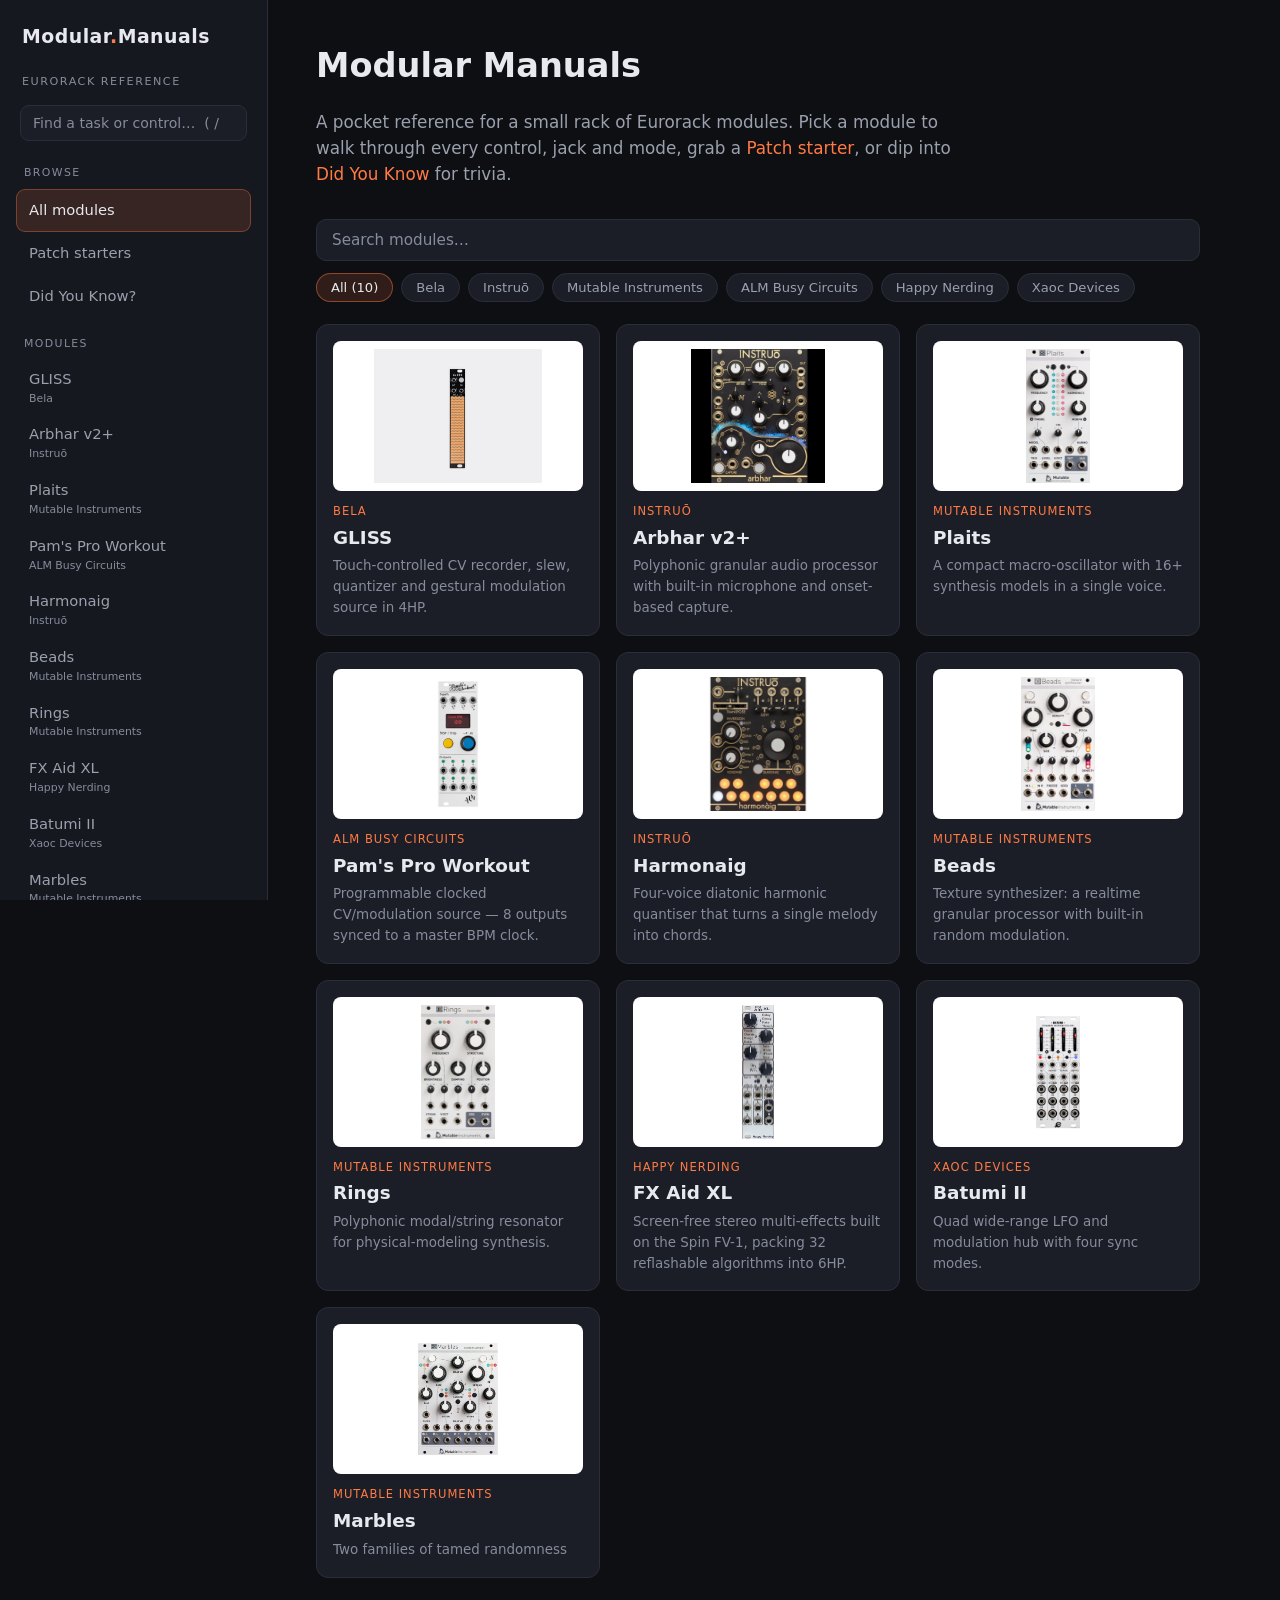
<file: index.html>
<!DOCTYPE html>
<html lang="en">
<head>
  <meta charset="UTF-8">
  <meta name="viewport" content="width=device-width, initial-scale=1.0">
  <title>Modular Manuals</title>
  <meta name="description" content="Quick-reference cards for a small Eurorack rack — GLISS, Arbhar, Plaits, Pam's Pro Workout, Harmonaig, Beads, Rings and FX Aid XL. Self-contained how-tos, control references and trivia.">
  <meta name="theme-color" content="#0e0f13">
  <meta property="og:type" content="website">
  <meta property="og:title" content="Modular Manuals">
  <meta property="og:description" content="Quick-reference Eurorack cards: how to do X on GLISS, Arbhar, Plaits, Pam's Pro, Harmonaig, Beads, Rings and FX Aid XL.">
  <meta property="og:url" content="https://loupv.github.io/ModularManuals/">
  <meta property="og:image" content="https://loupv.github.io/ModularManuals/images/arbhar.jpg">
  <link rel="canonical" href="https://loupv.github.io/ModularManuals/">
  <meta name="twitter:card" content="summary_large_image">
  <link rel="stylesheet" href="css/style.css?v=38">
</head>
<body>
  <a class="skip-link" href="#content">Skip to content</a>
  <div class="app">
    <aside class="sidebar" aria-label="Primary">
      <div class="brand">
        <h1>Modular<span class="dot">.</span>Manuals</h1>
      </div>
      <p class="subtitle">Eurorack reference</p>

      <div class="search-box">
        <label class="visually-hidden" for="global-search">Search tasks, controls and sections</label>
        <input id="global-search" type="search" placeholder="Find a task or control…  ( / )" autocomplete="off">
        <div id="search-results" role="region" aria-label="Search results" aria-live="polite"></div>
      </div>

      <nav class="nav-block" aria-label="Browse">
        <div class="nav-label">Browse</div>
        <a class="nav-item" data-route="#/">All modules</a>
        <a class="nav-item" data-route="#/patches">Patch starters</a>
        <a class="nav-item" data-route="#/did-you-know">Did You Know?</a>
      </nav>

      <nav class="nav-block" aria-label="Modules">
        <div class="nav-label">Modules</div>
        <div id="module-nav"></div>
      </nav>
    </aside>

    <main class="content" id="content" tabindex="-1">
      <noscript>
        <h1>Modular Manuals</h1>
        <p>An interactive Eurorack module reference. Enable JavaScript to browse the manuals for
        GLISS (Bela), Arbhar v2+ (Instruō), Plaits (Mutable Instruments), Pam's Pro Workout (ALM),
        Harmonaig (Instruō), Beads and Rings (Mutable Instruments), FX Aid XL (Happy Nerding),
        Batumi II (Xaoc Devices) and Marbles (Mutable Instruments).</p>
      </noscript>
    </main>
  </div>

  <script src="js/data.js?v=38"></script>
  <script src="js/app.js?v=38"></script>
</body>
</html>
</file>
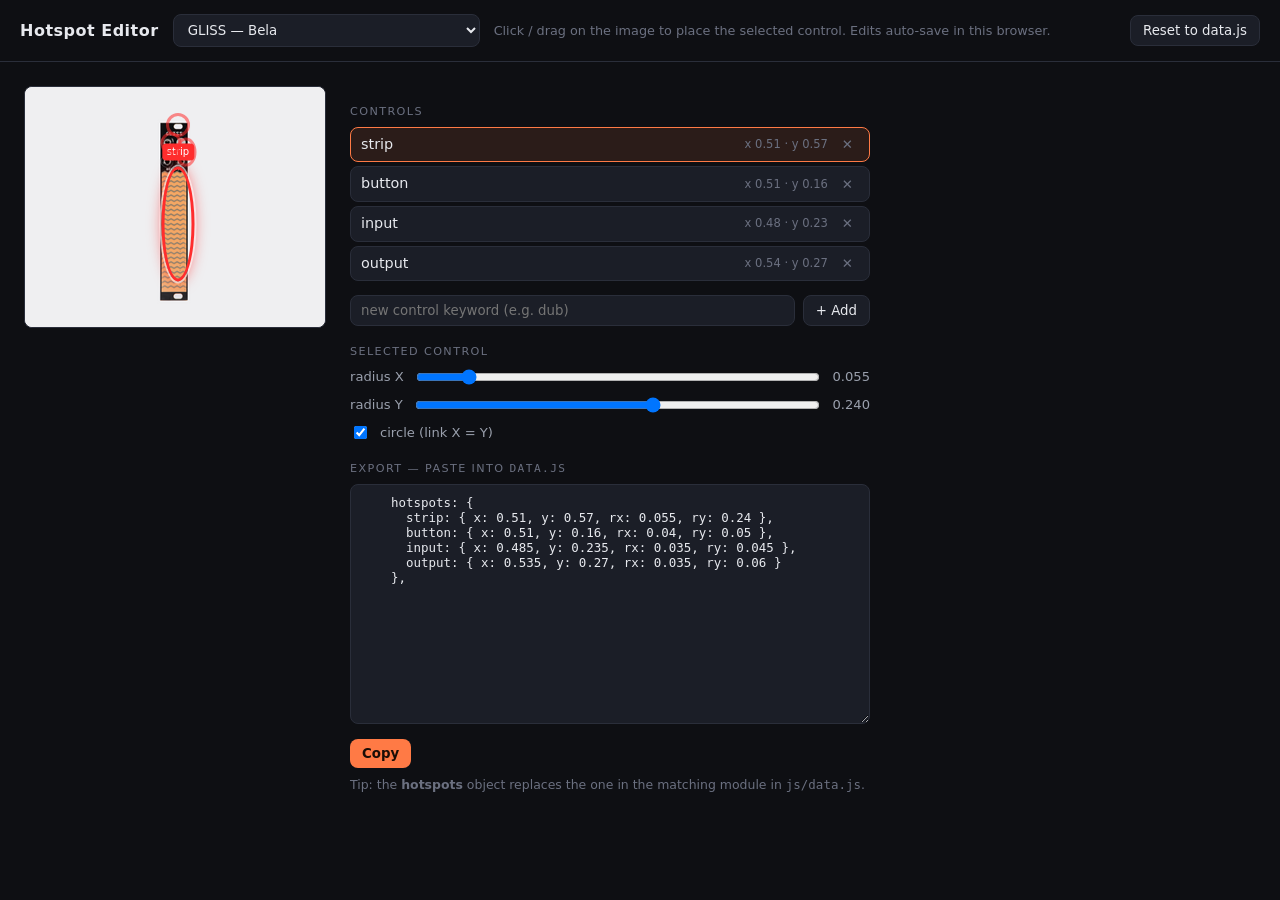
<file: editor.html>
<!DOCTYPE html>
<html lang="en">
<head>
<meta charset="UTF-8">
<meta name="viewport" content="width=device-width, initial-scale=1.0">
<title>Hotspot Editor · Modular Manuals</title>
<style>
  :root{--bg:#0e0f13;--elev:#16181f;--card:#1b1e27;--border:#2a2e3a;--text:#e7e9ee;--dim:#9aa0ad;--faint:#6b7080;--accent:#ff7a45;}
  *{box-sizing:border-box}
  body{margin:0;background:var(--bg);color:var(--text);font-family:"Inter",system-ui,sans-serif;line-height:1.5}
  header{padding:14px 20px;border-bottom:1px solid var(--border);display:flex;gap:14px;align-items:center;flex-wrap:wrap}
  header h1{font-size:1rem;margin:0;letter-spacing:.5px}
  header .hint{color:var(--faint);font-size:.8rem}
  select,button,input{font-family:inherit}
  select{background:var(--card);color:var(--text);border:1px solid var(--border);border-radius:8px;padding:7px 10px}
  button{background:var(--card);color:var(--text);border:1px solid var(--border);border-radius:8px;padding:7px 12px;cursor:pointer}
  button:hover{border-color:var(--accent)}
  button.primary{background:var(--accent);color:#1a0d06;border:none;font-weight:600}
  main{display:flex;gap:24px;padding:24px;align-items:flex-start;flex-wrap:wrap}
  .stage{flex:0 0 auto}
  .imgwrap{position:relative;display:inline-block;background:#fff;border-radius:8px;border:1px solid var(--border);user-select:none;touch-action:none}
  .imgwrap img{display:block;border-radius:8px;max-width:520px;max-height:78vh;width:auto;height:auto}
  .ring{position:absolute;transform:translate(-50%,-50%);border:3px solid rgba(255,45,45,.55);border-radius:50%;box-sizing:border-box;cursor:grab}
  .ring.sel{border-color:#ff2d2d;box-shadow:0 0 0 2px rgba(255,255,255,.6),0 0 14px rgba(255,45,45,.6)}
  .ring .tag{position:absolute;top:-9px;left:50%;transform:translate(-50%,-100%);background:#ff2d2d;color:#fff;font-size:10px;padding:1px 5px;border-radius:4px;white-space:nowrap}
  .panel{flex:1;min-width:300px;max-width:520px}
  .row{display:flex;gap:8px;align-items:center;margin-bottom:8px;flex-wrap:wrap}
  .keys{display:flex;flex-direction:column;gap:4px;margin:6px 0 14px}
  .key{display:flex;align-items:center;gap:8px;padding:6px 10px;border:1px solid var(--border);border-radius:8px;background:var(--card);cursor:pointer}
  .key.sel{border-color:var(--accent);background:rgba(255,122,69,.12)}
  .key .name{flex:1;font-size:.9rem}
  .key .coords{font-size:.72rem;color:var(--faint);font-variant-numeric:tabular-nums}
  .key .del{color:var(--faint);border:none;background:none;padding:2px 6px}
  .key .del:hover{color:#ff5555}
  label.fld{display:flex;align-items:center;gap:10px;font-size:.82rem;color:var(--dim);margin-bottom:8px}
  label.fld input[type=range]{flex:1}
  textarea{width:100%;height:240px;background:var(--card);color:var(--text);border:1px solid var(--border);border-radius:8px;padding:10px;font-family:ui-monospace,Menlo,monospace;font-size:.78rem}
  .sec-title{font-size:.7rem;text-transform:uppercase;letter-spacing:1.4px;color:var(--faint);margin:18px 0 6px}
  .note{color:var(--faint);font-size:.78rem;margin-top:6px}
</style>
</head>
<body>
<header>
  <h1>Hotspot Editor</h1>
  <select id="mod"></select>
  <span class="hint">Click / drag on the image to place the selected control. Edits auto-save in this browser.</span>
  <span style="flex:1"></span>
  <button id="reset">Reset to data.js</button>
</header>
<main>
  <div class="stage">
    <div class="imgwrap" id="imgwrap"><img id="img" alt="panel"><!-- rings injected --></div>
  </div>
  <div class="panel">
    <div class="sec-title">Controls</div>
    <div class="keys" id="keys"></div>
    <div class="row">
      <input id="newkey" placeholder="new control keyword (e.g. dub)" style="flex:1;background:var(--card);color:var(--text);border:1px solid var(--border);border-radius:8px;padding:7px 10px">
      <button id="add">+ Add</button>
    </div>

    <div class="sec-title">Selected control</div>
    <label class="fld">radius&nbsp;X <input type="range" id="rx" min="0.01" max="0.4" step="0.005"><span id="rxv"></span></label>
    <label class="fld">radius&nbsp;Y <input type="range" id="ry" min="0.01" max="0.4" step="0.005"><span id="ryv"></span></label>
    <label class="fld"><input type="checkbox" id="link" checked> circle (link X = Y)</label>

    <div class="sec-title">Export — paste into <code>data.js</code></div>
    <textarea id="out" readonly></textarea>
    <div class="row" style="margin-top:8px"><button class="primary" id="copy">Copy</button><span id="copied" class="note"></span></div>
    <div class="note">Tip: the <b>hotspots</b> object replaces the one in the matching module in <code>js/data.js</code>.</div>
  </div>
</main>

<script src="js/data.js"></script>
<script>
const $=(id)=>document.getElementById(id);
let mod=null, hs={}, sel=null;

function lsKey(id){return "hotspots:"+id;}
function loadHotspots(m){
  const saved=localStorage.getItem(lsKey(m.id));
  if(saved){try{return JSON.parse(saved);}catch(e){}}
  // clone from data.js, normalise r -> rx/ry
  const out={};
  Object.entries(m.hotspots||{}).forEach(([k,v])=>{
    out[k]={x:v.x,y:v.y,rx:v.rx!=null?v.rx:v.r,ry:v.ry!=null?v.ry:v.r};
  });
  return out;
}
function save(){localStorage.setItem(lsKey(mod.id),JSON.stringify(hs));renderExport();}

function selectModule(id){
  mod=MODULES.find(m=>m.id===id);
  hs=loadHotspots(mod);
  sel=Object.keys(hs)[0]||null;
  $("img").src=mod.image;
  $("img").onload=drawRings;
  renderKeys();drawRings();renderFields();renderExport();
}

function renderKeys(){
  $("keys").innerHTML=Object.keys(hs).map(k=>{
    const h=hs[k];
    return `<div class="key ${k===sel?'sel':''}" data-k="${k}">
      <span class="name">${k}</span>
      <span class="coords">x ${h.x.toFixed(2)} · y ${h.y.toFixed(2)}</span>
      <button class="del" data-del="${k}" title="delete">✕</button>
    </div>`;
  }).join("")||'<span class="note">No controls yet — add one below.</span>';
}

function drawRings(){
  const wrap=$("imgwrap"), img=$("img");
  [...wrap.querySelectorAll(".ring")].forEach(r=>r.remove());
  const W=img.clientWidth, H=img.clientHeight;
  Object.entries(hs).forEach(([k,h])=>{
    const d=document.createElement("div");
    d.className="ring"+(k===sel?" sel":"");
    const circle=Math.abs(h.rx-h.ry)<0.0005; // a true circle sizes both axes off width
    d.style.left=(h.x*W)+"px";d.style.top=(h.y*H)+"px";
    d.style.width=(h.rx*2*W)+"px";d.style.height=((circle?h.rx*W:h.ry*H)*2)+"px";
    d.dataset.k=k;
    if(k===sel) d.innerHTML='<span class="tag">'+k+'</span>';
    wrap.appendChild(d);
  });
}

function renderFields(){
  const h=hs[sel];
  if(!h){return;}
  $("rx").value=h.rx;$("ry").value=h.ry;$("rxv").textContent=h.rx.toFixed(3);$("ryv").textContent=h.ry.toFixed(3);
}

function renderExport(){
  const lines=Object.entries(hs).map(([k,h])=>{
    const rx=+h.rx.toFixed(3), ry=+h.ry.toFixed(3), x=+h.x.toFixed(3), y=+h.y.toFixed(3);
    const r=Math.abs(rx-ry)<0.0005?`r: ${rx}`:`rx: ${rx}, ry: ${ry}`;
    return `      ${k}: { x: ${x}, y: ${y}, ${r} }`;
  });
  $("out").value="    hotspots: {\n"+lines.join(",\n")+"\n    },";
}

// --- interactions ---
$("mod").addEventListener("change",e=>selectModule(e.target.value));
$("keys").addEventListener("click",e=>{
  const del=e.target.closest("[data-del]");
  if(del){delete hs[del.dataset.del]; if(sel===del.dataset.del) sel=Object.keys(hs)[0]||null; save();renderKeys();drawRings();renderFields();return;}
  const key=e.target.closest("[data-k]");
  if(key){sel=key.dataset.k;renderKeys();drawRings();renderFields();}
});
$("add").addEventListener("click",()=>{
  const k=$("newkey").value.trim().toLowerCase();
  if(!k)return;
  if(!hs[k]) hs[k]={x:0.5,y:0.5,rx:0.06,ry:0.06};
  sel=k;$("newkey").value="";save();renderKeys();drawRings();renderFields();
});
function setRadius(which,val){
  const h=hs[sel];if(!h)return;
  h[which]=parseFloat(val);
  if($("link").checked){h.rx=h.ry=parseFloat(val);}
  save();drawRings();renderFields();
}
$("rx").addEventListener("input",e=>setRadius("rx",e.target.value));
$("ry").addEventListener("input",e=>setRadius("ry",e.target.value));

// click / drag to position selected hotspot
let dragging=false;
function place(e){
  if(!sel)return;
  const img=$("img");const r=img.getBoundingClientRect();
  const cx=(e.touches?e.touches[0].clientX:e.clientX)-r.left;
  const cy=(e.touches?e.touches[0].clientY:e.clientY)-r.top;
  hs[sel].x=Math.min(1,Math.max(0,cx/r.width));
  hs[sel].y=Math.min(1,Math.max(0,cy/r.height));
  drawRings();renderKeys();renderExport();
}
$("imgwrap").addEventListener("mousedown",e=>{
  const ring=e.target.closest(".ring");
  if(ring) sel=ring.dataset.k;
  dragging=true;place(e);renderKeys();
});
window.addEventListener("mousemove",e=>{if(dragging)place(e);});
window.addEventListener("mouseup",()=>{if(dragging){dragging=false;save();}});

$("copy").addEventListener("click",()=>{
  navigator.clipboard.writeText($("out").value).then(()=>{$("copied").textContent="Copied!";setTimeout(()=>$("copied").textContent="",1500);});
});
$("reset").addEventListener("click",()=>{
  localStorage.removeItem(lsKey(mod.id));selectModule(mod.id);
});

// init
$("mod").innerHTML=MODULES.map(m=>`<option value="${m.id}">${m.name} — ${m.manufacturer}</option>`).join("");
const wanted=new URLSearchParams(location.search).get("m");
const startId=(wanted&&MODULES.some(m=>m.id===wanted))?wanted:(MODULES.find(m=>m.hotspots)?.id||MODULES[0].id);
$("mod").value=startId;
selectModule(startId);
window.addEventListener("resize",drawRings);
</script>
</body>
</html>
</file>
<file: css/style.css>
:root {
  --bg: #0e0f13;
  --bg-elev: #16181f;
  --bg-card: #1b1e27;
  --border: #2a2e3a;
  --text: #e7e9ee;
  --text-dim: #9aa0ad;
  --text-faint: #868c9c;
  --accent: #ff7a45;
  --accent-soft: rgba(255, 122, 69, 0.14);
  --green: #4fd08a;
  --blue: #5aa9ff;
  --yellow: #ffd166;
  --purple: #b794ff;
  --radius: 12px;
  --sidebar-w: 268px;
  font-size: 16px;
}

* { box-sizing: border-box; }

body {
  margin: 0;
  background: var(--bg);
  color: var(--text);
  font-family: "Inter", "Segoe UI", system-ui, -apple-system, sans-serif;
  line-height: 1.55;
  -webkit-font-smoothing: antialiased;
}

a { color: var(--accent); text-decoration: none; }
a:hover { text-decoration: underline; }

/* ---------- Layout ---------- */
.app { display: flex; min-height: 100vh; }

.sidebar {
  width: var(--sidebar-w);
  flex-shrink: 0;
  background: var(--bg-elev);
  border-right: 1px solid var(--border);
  padding: 22px 16px;
  position: sticky;
  top: 0;
  height: 100vh;
  overflow-y: auto;
}

.brand { display: flex; align-items: baseline; gap: 8px; margin: 0 6px 22px; }
.brand h1 { font-size: 1.18rem; margin: 0; letter-spacing: 0.5px; }
.brand .dot { color: var(--accent); }
.brand small, .subtitle { color: var(--text-faint); font-size: 0.7rem; text-transform: uppercase; letter-spacing: 1.5px; margin: 0 6px; }

/* ---------- Accessibility ---------- */
.visually-hidden {
  position: absolute; width: 1px; height: 1px; padding: 0; margin: -1px;
  overflow: hidden; clip: rect(0 0 0 0); white-space: nowrap; border: 0;
}
.skip-link {
  position: absolute; left: 8px; top: -48px; z-index: 2000;
  background: var(--accent); color: #1a0d06; padding: 9px 14px; border-radius: 8px;
  font-weight: 600; transition: top 0.15s;
}
.skip-link:focus { top: 8px; text-decoration: none; }
:focus-visible {
  outline: 2px solid var(--accent);
  outline-offset: 2px;
  border-radius: 4px;
}
#content:focus { outline: none; }
.type-model { color: var(--purple); }
.search-count { font-size: 0.7rem; color: var(--text-faint); padding: 2px 4px 6px; }

/* ---------- Sidebar search ---------- */
.search-box { margin: 14px 4px 4px; }
#global-search {
  width: 100%;
  background: var(--bg-card);
  border: 1px solid var(--border);
  border-radius: 9px;
  padding: 9px 12px;
  color: var(--text);
  font-size: 0.88rem;
  font-family: inherit;
}
#global-search::placeholder { color: var(--text-faint); }
#global-search:focus { outline: none; border-color: var(--accent); }
#search-results { margin-top: 6px; display: flex; flex-direction: column; gap: 4px; max-height: 50vh; overflow-y: auto; }
.search-hit {
  display: block;
  padding: 7px 10px;
  border-radius: 8px;
  border: 1px solid var(--border);
  background: var(--bg-card);
  cursor: pointer;
  text-decoration: none;
}
.search-hit:hover { border-color: var(--accent); text-decoration: none; }
.hit-top { display: flex; align-items: center; gap: 6px; margin-bottom: 2px; }
.hit-kind { font-size: 0.58rem; text-transform: uppercase; letter-spacing: 0.6px; font-weight: 700; padding: 1px 5px; border-radius: 4px; }
.hit-task { color: var(--green); border: 1px solid var(--green); }
.hit-control { color: var(--blue); border: 1px solid var(--blue); }
.hit-section { color: var(--text-dim); border: 1px solid var(--border); }
.hit-mod { font-size: 0.66rem; color: var(--text-faint); }
.hit-label { display: block; font-size: 0.85rem; color: var(--text); line-height: 1.35; }
.search-empty { color: var(--text-faint); font-size: 0.82rem; padding: 8px 4px; }

.nav-label {
  font-size: 0.68rem;
  text-transform: uppercase;
  letter-spacing: 1.4px;
  color: var(--text-faint);
  margin: 18px 8px 8px;
}

.nav-item {
  display: block;
  padding: 9px 12px;
  border-radius: 9px;
  color: var(--text-dim);
  cursor: pointer;
  font-size: 0.92rem;
  border: 1px solid transparent;
  transition: background 0.12s, color 0.12s;
}
.nav-item:hover { background: var(--bg-card); color: var(--text); text-decoration: none; }
.nav-item.active { background: var(--accent-soft); color: var(--text); border-color: rgba(255,122,69,0.35); }
.nav-item .mfr { display: block; font-size: 0.72rem; color: var(--text-faint); }
.nav-item.active .mfr { color: var(--accent); }

.content { flex: 1; min-width: 0; padding: 40px 48px 80px; max-width: 980px; }

/* ---------- Module header ---------- */
.module-head { display: flex; gap: 28px; align-items: flex-start; margin-bottom: 28px; flex-wrap: wrap; }
.module-img {
  flex-shrink: 0;
  background: #fff;
  border-radius: var(--radius);
  padding: 10px;
  border: 1px solid var(--border);
  max-width: 220px;
}
.module-img img { display: block; width: 100%; height: auto; border-radius: 4px; }

.module-meta { flex: 1; min-width: 260px; }
.module-meta .mfr { color: var(--accent); font-size: 0.82rem; text-transform: uppercase; letter-spacing: 1.2px; font-weight: 600; }
.module-meta h2 { font-size: 2rem; margin: 4px 0 8px; }
.module-meta .tagline { color: var(--text-dim); font-size: 1.05rem; margin: 0 0 16px; }
.module-meta .overview { color: var(--text-dim); font-size: 0.88rem; line-height: 1.55; max-width: 62ch; margin: 0 0 10px; }

.badges { display: flex; gap: 8px; flex-wrap: wrap; margin: 14px 0; }
.badge { background: var(--bg-card); border: 1px solid var(--border); border-radius: 999px; padding: 4px 12px; font-size: 0.78rem; color: var(--text-dim); }
.badge b { color: var(--text); font-weight: 600; }

.manual-link { display: inline-flex; align-items: center; gap: 6px; margin-top: 6px; font-size: 0.88rem; }

/* ---------- Sections ---------- */
.section-title {
  font-size: 0.74rem;
  text-transform: uppercase;
  letter-spacing: 1.6px;
  color: var(--text-faint);
  margin: 36px 0 16px;
  padding-bottom: 8px;
  border-bottom: 1px solid var(--border);
}

/* ---------- Specs ---------- */
.specs { display: grid; grid-template-columns: repeat(auto-fill, minmax(200px, 1fr)); gap: 10px; }
.spec { background: var(--bg-card); border: 1px solid var(--border); border-radius: 9px; padding: 10px 14px; }
.spec .k { font-size: 0.7rem; text-transform: uppercase; letter-spacing: 1px; color: var(--text-faint); }
.spec .v { font-size: 0.92rem; color: var(--text); margin-top: 2px; }

/* ---------- Block label (shared) ---------- */
.block-label {
  font-size: 0.68rem;
  text-transform: uppercase;
  letter-spacing: 1.4px;
  color: var(--text-faint);
  margin-bottom: 10px;
}

/* ---------- Panel & controls map ---------- */
.controls-map {
  background: var(--bg-elev);
  border: 1px solid var(--border);
  border-radius: var(--radius);
  padding: 18px 20px;
  margin-bottom: 18px;
}
.controls-map-grid { display: flex; gap: 22px; align-items: flex-start; }
.panel-fig {
  margin: 0;
  flex-shrink: 0;
  width: 190px;
  background: #fff;
  border-radius: 10px;
  padding: 8px;
  border: 1px solid var(--border);
}
.panel-fig img { display: block; width: 100%; height: auto; border-radius: 4px; }
.ctrl-chips { display: flex; flex-wrap: wrap; gap: 7px; align-content: flex-start; flex: 1; }
.ctrl-chip {
  display: inline-flex;
  align-items: center;
  gap: 7px;
  background: var(--bg-card);
  border: 1px solid var(--border);
  border-radius: 8px;
  padding: 5px 10px;
  cursor: pointer;
  text-decoration: none;
}
.ctrl-chip:hover { border-color: var(--accent); text-decoration: none; }
.ctrl-chip-name { color: var(--text); font-size: 0.84rem; }
.ctrl-chip .ctrl-type { font-size: 0.58rem; }

/* ---------- Table of contents ---------- */
.toc {
  border: 1px solid var(--border);
  border-radius: var(--radius);
  padding: 18px 20px;
  margin-bottom: 18px;
}
.toc-list {
  margin: 0;
  padding: 0;
  list-style: none;
  columns: 2;
  column-gap: 28px;
}
.toc-list li { margin: 0 0 7px; break-inside: avoid; }
.toc-link {
  color: var(--text-dim);
  font-size: 0.9rem;
  cursor: pointer;
  text-decoration: none;
}
.toc-link:hover { color: var(--accent); }

/* Brief highlight when you jump to a target */
.flash { animation: flash 1.2s ease-out; }
@keyframes flash {
  0% { background: var(--accent-soft); }
  100% { background: transparent; }
}
.ctrl.flash, .func.flash { border-radius: 8px; }

/* ---------- Manual sections ---------- */
.manual-section { margin-bottom: 38px; }
.manual-section-title {
  font-size: 1.32rem;
  margin: 36px 0 6px;
  padding-bottom: 10px;
  border-bottom: 2px solid var(--accent);
  display: inline-block;
}
.section-intro {
  color: var(--text-dim);
  font-size: 0.98rem;
  margin: 10px 0 18px;
  max-width: 70ch;
}

/* Section diagram (from the original manual) */
.section-fig { margin: 0 0 18px; }
.section-fig img {
  display: block;
  width: 100%;
  max-width: 560px;
  height: auto;
  border-radius: 10px;
  border: 1px solid var(--border);
  background: #000;
}
.section-fig figcaption {
  font-size: 0.78rem;
  color: var(--text-faint);
  margin-top: 6px;
}

/* ---------- Control hover preview ---------- */
.hot {
  color: inherit;
  border-bottom: 1px dashed var(--text-faint);
  cursor: help;
}
.hot:hover { border-bottom-color: var(--accent); }
.hot-pop {
  position: fixed;
  z-index: 1000;
  background: var(--bg-elev);
  border: 1px solid var(--border);
  border-radius: 10px;
  padding: 8px;
  box-shadow: 0 10px 34px rgba(0, 0, 0, 0.55);
  pointer-events: none;
}
.hot-pop-inner {
  position: relative;
  width: 200px;
  background: #fff;
  border-radius: 6px;
  overflow: hidden;
}
.hot-pop-inner img { display: block; width: 100%; height: auto; }
.hot-ring {
  position: absolute;
  transform: translate(-50%, -50%);
  border: 3px solid #ff2d2d;
  border-radius: 50%;
  box-shadow: 0 0 0 2px rgba(255, 255, 255, 0.65);
  box-sizing: border-box;
}
.hot-pop-cap {
  text-align: center;
  font-size: 0.74rem;
  color: var(--text-dim);
  margin-top: 6px;
}

/* ---------- Action-first: tasks & explanation ---------- */
.tasks-hint { margin: 4px 0 22px; text-transform: none; letter-spacing: 0; font-size: 0.84rem; }

.manual-section-title { margin-bottom: 12px; }

.tasks { display: flex; flex-direction: column; gap: 4px; }
.task { border-left: 2px solid var(--green); }
.task > summary {
  cursor: pointer;
  list-style: none;
  font-weight: 600;
  font-size: 0.96rem;
  color: var(--text);
  padding: 8px 0 8px 14px;
}
.task > summary::-webkit-details-marker { display: none; }
.task > summary::before { content: "▸"; color: var(--green); display: inline-block; width: 1.1em; margin-left: -0.2em; }
.task[open] > summary::before { content: "▾"; }
.task > summary:hover { color: var(--green); }
.task .howto-steps {
  margin: 0;
  padding: 0 0 12px 38px;
  color: var(--text-dim);
  font-size: 0.92rem;
  line-height: 1.6;
}
.task .howto-steps li { margin-bottom: 6px; }
.task .howto-steps li::marker { color: var(--green); }

.explain { margin-top: 14px; }
.explain > summary {
  cursor: pointer;
  list-style: none;
  font-size: 0.72rem;
  text-transform: uppercase;
  letter-spacing: 1.2px;
  color: var(--text-faint);
  padding: 4px 0;
}
.explain > summary::-webkit-details-marker { display: none; }
.explain > summary::before { content: "+"; display: inline-block; width: 1.1em; color: var(--accent); font-weight: 700; }
.explain[open] > summary::before { content: "–"; }
.explain > summary:hover { color: var(--text-dim); }
.explain-body { padding: 8px 0 2px; }

/* Collapsible specifications */
.specs-details { margin: 36px 0 0; border-top: 1px solid var(--border); padding-top: 14px; }
.specs-details > summary {
  cursor: pointer;
  list-style: none;
  font-size: 0.74rem;
  text-transform: uppercase;
  letter-spacing: 1.6px;
  color: var(--text-faint);
}
.specs-details > summary::-webkit-details-marker { display: none; }
.specs-details > summary::before { content: "+ "; color: var(--accent); }
.specs-details[open] > summary::before { content: "– "; }
.specs-details > summary:hover { color: var(--text-dim); }
.specs-details .specs { margin-top: 14px; }

/* Body prose — the heart of each section */
.section-body {
  color: var(--text-dim);
  font-size: 0.9rem;
  line-height: 1.6;
  margin: 0 0 12px;
  max-width: 70ch;
}

/* Light control reference — no bordered cards, just hairline rows */
.ctrl-list { margin: 22px 0 0; max-width: 74ch; }
.ctrl-list-label {
  font-size: 0.68rem;
  text-transform: uppercase;
  letter-spacing: 1.4px;
  color: var(--text-faint);
  margin-bottom: 4px;
}
.ctrl { padding: 11px 0; border-bottom: 1px solid var(--border); }
.ctrl:last-child { border-bottom: none; }
.ctrl dt { margin: 0 0 2px; display: flex; align-items: baseline; gap: 9px; flex-wrap: wrap; }
.ctrl-name { font-weight: 600; font-size: 0.95rem; color: var(--text); }
.ctrl-type {
  font-size: 0.62rem;
  text-transform: uppercase;
  letter-spacing: 0.7px;
  font-weight: 700;
}
.ctrl dd { margin: 0; color: var(--text-dim); font-size: 0.9rem; line-height: 1.55; }
.ctrl-tip { color: var(--text-faint); font-style: italic; }
.ctrl-tip::before { content: " — "; }

/* How-to walkthroughs — light, only a thin accent rule */
.howto-wrap { display: flex; flex-direction: column; gap: 16px; margin-top: 22px; max-width: 74ch; }
.howto { border-left: 2px solid var(--green); padding: 1px 0 1px 16px; }
.howto-goal { font-weight: 600; font-size: 0.92rem; color: var(--text); margin: 0 0 6px; }
.howto-goal::before { content: "How to · "; color: var(--green); font-weight: 700; }
.howto-steps { margin: 0; padding-left: 18px; color: var(--text-dim); font-size: 0.9rem; line-height: 1.55; }
.howto-steps li { margin-bottom: 5px; }
.howto-steps li::marker { color: var(--green); }

/* ---------- Functions ---------- */
.func {
  background: var(--bg-card);
  border: 1px solid var(--border);
  border-radius: var(--radius);
  padding: 16px 18px;
  margin-bottom: 12px;
}
.func-head { display: flex; align-items: center; gap: 10px; margin-bottom: 6px; flex-wrap: wrap; }
.func-head h4 { margin: 0; font-size: 1.02rem; }
.type-tag {
  font-size: 0.66rem;
  text-transform: uppercase;
  letter-spacing: 0.6px;
  padding: 2px 8px;
  border-radius: 999px;
  font-weight: 600;
  border: 1px solid currentColor;
}
.type-knob { color: var(--accent); }
.type-button { color: var(--yellow); }
.type-jack-in { color: var(--green); }
.type-jack-out { color: var(--blue); }
.type-switch { color: var(--purple); }
.type-mode { color: var(--text-dim); }

.func p { margin: 0; color: var(--text-dim); font-size: 0.93rem; }
.func .tip {
  margin-top: 10px;
  padding: 8px 12px;
  background: var(--accent-soft);
  border-left: 3px solid var(--accent);
  border-radius: 0 6px 6px 0;
  color: var(--text);
  font-size: 0.86rem;
}
.func .tip b { color: var(--accent); }

/* ---------- Did You Know ---------- */
.dyk-feature {
  background: linear-gradient(135deg, #1d2030, #161821);
  border: 1px solid var(--border);
  border-radius: var(--radius);
  padding: 30px;
  margin-bottom: 26px;
}
.dyk-feature .label { color: var(--accent); font-size: 0.74rem; letter-spacing: 1.6px; text-transform: uppercase; }
.dyk-feature h3 { font-size: 1.5rem; margin: 10px 0 12px; }
.dyk-feature p { color: var(--text-dim); font-size: 1.02rem; margin: 0 0 18px; }
.dyk-feature .src { font-size: 0.82rem; color: var(--text-faint); }
.btn {
  background: var(--accent);
  color: #1a0d06;
  border: none;
  border-radius: 8px;
  padding: 10px 18px;
  font-size: 0.9rem;
  font-weight: 600;
  cursor: pointer;
  font-family: inherit;
}
.btn:hover { filter: brightness(1.08); }

.dyk-grid { display: grid; grid-template-columns: repeat(auto-fill, minmax(280px, 1fr)); gap: 14px; }
.dyk-card { background: var(--bg-card); border: 1px solid var(--border); border-radius: var(--radius); padding: 16px 18px; }
.dyk-card .module-pill { font-size: 0.68rem; color: var(--accent); text-transform: uppercase; letter-spacing: 1px; cursor: pointer; }
.dyk-card h4 { margin: 6px 0 6px; font-size: 0.98rem; }
.dyk-card p { margin: 0; color: var(--text-dim); font-size: 0.88rem; }

/* ---------- Patch starters ---------- */
.pt-grid { display: grid; grid-template-columns: repeat(auto-fill, minmax(300px, 1fr)); gap: 16px; }
.pt-card { background: var(--bg-card); border: 1px solid var(--border); border-radius: var(--radius); padding: 18px 20px; }
.pt-card h3 { margin: 0 0 4px; font-size: 1.05rem; }
.pt-get { margin: 0 0 14px; color: var(--text-dim); font-size: 0.88rem; }
.pt-mods { display: flex; flex-wrap: wrap; gap: 8px; margin-bottom: 14px; }
.pt-mod {
  display: inline-flex; align-items: center; gap: 7px; cursor: pointer;
  background: var(--bg); border: 1px solid var(--border); border-radius: 999px;
  padding: 4px 11px 4px 4px; font-size: 0.76rem; color: var(--text); text-decoration: none;
}
.pt-mod:hover { border-color: var(--accent); text-decoration: none; }
.pt-mod img { width: 26px; height: 26px; border-radius: 5px; object-fit: contain; background: #fff; }
.pt-steps { margin: 0; padding-left: 1.2em; display: flex; flex-direction: column; gap: 7px; }
.pt-steps li { color: var(--text-dim); font-size: 0.86rem; line-height: 1.45; }

/* Sample-library map (Arbhar): one card per USB library folder, banks slot by slot */
.lib-folder {
  background: var(--bg-card); border: 1px solid var(--border); border-radius: var(--radius);
  padding: 14px 16px; margin: 0 0 14px;
}
.lib-folder-head { display: flex; align-items: flex-start; gap: 12px; padding-bottom: 12px; margin-bottom: 6px; border-bottom: 1px solid var(--border); }
.lib-num {
  flex-shrink: 0; width: 30px; height: 30px; border-radius: 8px;
  background: var(--accent-soft); color: var(--accent); font-weight: 700; font-size: 0.95rem;
  display: flex; align-items: center; justify-content: center;
}
.lib-head-text { display: flex; flex-direction: column; gap: 3px; min-width: 0; }
.lib-title { font-weight: 700; font-size: 1rem; color: var(--text); }
.lib-theme { font-size: 0.84rem; color: var(--text-dim); }
.lib-head-text code {
  align-self: flex-start; font-family: ui-monospace, Menlo, monospace; font-size: 0.72rem;
  color: var(--text-faint); background: var(--bg); padding: 1px 6px; border-radius: 4px; margin-top: 1px;
}
.lib-table-wrap { overflow-x: auto; }
.lib-table { border-collapse: collapse; font-size: 0.76rem; white-space: nowrap; }
.lib-table th, .lib-table td {
  border: 1px solid var(--border); padding: 5px 9px; text-align: left; vertical-align: middle;
}
.lib-table thead th { background: var(--bg); color: var(--text-faint); font-weight: 600; text-align: center; }
.lib-table .lib-corner {
  text-align: left; font-size: 0.64rem; text-transform: uppercase; letter-spacing: 0.5px;
  color: var(--text-faint); font-weight: 600;
}
.lib-table tbody th { background: var(--bg); color: var(--text); font-weight: 600; }
.lib-table tbody th .lib-bank-name { margin-left: 7px; font-weight: 500; color: var(--text-dim); }
.lib-table td { color: var(--text-dim); font-variant-numeric: tabular-nums; }
.lib-bank-n {
  display: inline-flex; align-items: center; justify-content: center;
  width: 18px; height: 18px; border-radius: 50%; vertical-align: middle;
  background: var(--accent-soft); color: var(--accent); font-size: 0.66rem; font-weight: 700;
}

/* Pick & reroll slot machine */
.slot {
  background: var(--bg-card); border: 1px solid var(--border); border-radius: var(--radius);
  padding: 22px; margin-bottom: 34px; max-width: 620px;
}
.slot-reels { display: flex; align-items: center; justify-content: center; gap: 14px; margin-bottom: 18px; }
.reel { position: relative; flex: 1; max-width: 190px; }
.reel-face {
  display: flex; flex-direction: column; align-items: center; gap: 8px; cursor: pointer;
  background: var(--bg); border: 1px solid var(--border); border-radius: 14px;
  padding: 16px 10px 12px; text-decoration: none; color: var(--text);
}
.reel-face:hover { border-color: var(--accent); text-decoration: none; }
.reel-face img { width: 100%; height: 104px; border-radius: 8px; object-fit: contain; background: #fff; }
.reel-name { font-size: 0.82rem; font-weight: 600; text-align: center; }
.reel-roll {
  position: absolute; top: -8px; right: -8px; width: 28px; height: 28px; border-radius: 50%;
  background: var(--bg-card); border: 1px solid var(--border); color: var(--text-dim);
  font-size: 0.9rem; line-height: 1; cursor: pointer; padding: 0;
}
.reel-roll:hover { border-color: var(--accent); color: var(--accent); }
.reel.spinning .reel-face { opacity: 0.75; }
.reel.spinning .reel-face img { animation: reel-spin 0.16s steps(2) infinite; }
@keyframes reel-spin { from { transform: translateY(-8%); } to { transform: translateY(8%); } }
.slot-arrow { color: var(--text-faint); font-size: 1.3rem; flex-shrink: 0; }
.slot-title { margin: 0 0 4px; font-size: 1.1rem; }
.slot-get { margin: 0 0 12px; color: var(--text-dim); font-size: 0.9rem; }
.slot-steps { margin: 0 0 20px; padding-left: 1.2em; display: flex; flex-direction: column; gap: 7px; }
.slot-steps li { color: var(--text-dim); font-size: 0.88rem; line-height: 1.45; }
.slot-reroll { width: 100%; }
@media (max-width: 520px) {
  .reel-face img { width: 56px; height: 56px; }
  .slot-arrow { font-size: 1rem; }
}

/* ---------- Home ---------- */
.home-hero { margin-bottom: 32px; }
.home-hero h2 { font-size: 2.1rem; margin: 0 0 10px; }
.home-hero p { color: var(--text-dim); font-size: 1.05rem; max-width: 640px; }
/* ---------- Filter bar ---------- */
.filter-bar { margin-bottom: 22px; }
.search-input {
  width: 100%;
  background: var(--bg-card);
  border: 1px solid var(--border);
  border-radius: 10px;
  padding: 11px 15px;
  color: var(--text);
  font-size: 0.95rem;
  font-family: inherit;
  margin-bottom: 12px;
}
.search-input::placeholder { color: var(--text-faint); }
.search-input:focus { outline: none; border-color: var(--accent); }

.chips { display: flex; flex-wrap: wrap; gap: 8px; }
.chip {
  background: var(--bg-card);
  border: 1px solid var(--border);
  border-radius: 999px;
  padding: 6px 14px;
  font-size: 0.82rem;
  color: var(--text-dim);
  cursor: pointer;
  font-family: inherit;
  transition: background 0.12s, color 0.12s, border-color 0.12s;
}
.chip:hover { color: var(--text); border-color: var(--text-faint); }
.chip.active { background: var(--accent-soft); color: var(--text); border-color: rgba(255,122,69,0.45); }

.empty { color: var(--text-faint); font-size: 0.95rem; padding: 20px 0; }

.card-grid { display: grid; grid-template-columns: repeat(auto-fill, minmax(240px, 1fr)); gap: 16px; }
.mod-card {
  background: var(--bg-card);
  border: 1px solid var(--border);
  border-radius: var(--radius);
  padding: 16px;
  cursor: pointer;
  transition: border-color 0.12s, transform 0.12s;
}
.mod-card:hover { border-color: var(--accent); transform: translateY(-2px); }
.mod-card .thumb { background: #fff; border-radius: 8px; padding: 8px; height: 150px; display: flex; align-items: center; justify-content: center; margin-bottom: 12px; }
.mod-card .thumb img { max-height: 100%; max-width: 100%; }
.mod-card .mfr { color: var(--accent); font-size: 0.72rem; text-transform: uppercase; letter-spacing: 1px; }
.mod-card h3 { margin: 3px 0 4px; font-size: 1.15rem; }
.mod-card p { margin: 0; color: var(--text-faint); font-size: 0.84rem; }

/* ---------- Responsive ---------- */
@media (max-width: 820px) {
  .app { flex-direction: column; }
  .sidebar { width: 100%; height: auto; position: static; border-right: none; border-bottom: 1px solid var(--border); }
  .content { padding: 28px 20px 60px; }
  .module-img { max-width: 160px; }
  .controls-map-grid { flex-direction: column; }
  .panel-fig { width: 160px; align-self: center; }
  .toc-list { columns: 1; }
}

/* ---------- Module overview hub: function cards ---------- */
.fn-grid-label { margin: 26px 0 12px; }
.fn-grid { display: grid; grid-template-columns: repeat(auto-fill, minmax(240px, 1fr)); gap: 14px; }
.fn-card {
  display: flex; flex-direction: column;
  background: var(--bg-card); border: 1px solid var(--border); border-radius: var(--radius);
  overflow: hidden; cursor: pointer; text-decoration: none;
  transition: border-color 0.12s, transform 0.12s;
}
.fn-card:hover { border-color: var(--accent); transform: translateY(-2px); text-decoration: none; }
.fn-thumb { height: 120px; background: #000; display: flex; align-items: center; justify-content: center; overflow: hidden; }
.fn-thumb img { width: 100%; height: 100%; object-fit: cover; }
.fn-thumb--none { background: var(--bg-elev); }
.fn-thumb--none span {
  font-size: 1.6rem; font-weight: 700; color: var(--text-faint);
  border: 2px solid var(--border); border-radius: 50%; width: 52px; height: 52px;
  display: flex; align-items: center; justify-content: center;
}
.fn-card-body { padding: 12px 14px; }
.fn-card-body h3 { margin: 0 0 4px; font-size: 0.98rem; line-height: 1.3; color: var(--text); }
.fn-meta { margin: 0; font-size: 0.76rem; color: var(--text-faint); }

/* ---------- Section detail view ---------- */
.detail-top { display: flex; align-items: center; gap: 14px; flex-wrap: wrap; margin-bottom: 14px; }
.back-link { color: var(--accent); font-size: 0.9rem; font-weight: 600; cursor: pointer; text-decoration: none; }
.back-link:hover { text-decoration: underline; }
.sec-switcher { display: flex; flex-wrap: wrap; gap: 5px; }
.sec-chip {
  width: 26px; height: 26px; display: inline-flex; align-items: center; justify-content: center;
  border: 1px solid var(--border); border-radius: 7px; background: var(--bg-card);
  color: var(--text-dim); font-size: 0.78rem; cursor: pointer; text-decoration: none;
}
.sec-chip:hover { border-color: var(--accent); color: var(--text); text-decoration: none; }
.sec-chip.active { background: var(--accent); color: #1a0d06; border-color: var(--accent); font-weight: 700; }
.detail-title { font-size: 1.6rem; margin: 4px 0 18px; padding-bottom: 12px; border-bottom: 2px solid var(--accent); }
.sec-prevnext { display: flex; justify-content: space-between; gap: 14px; margin-top: 32px; padding-top: 16px; border-top: 1px solid var(--border); }
.sec-nav { color: var(--text-dim); font-size: 0.88rem; cursor: pointer; text-decoration: none; max-width: 48%; }
.sec-nav:hover { color: var(--accent); text-decoration: none; }
.sec-nav.next { text-align: right; margin-left: auto; }

/* ---------- LED model badge (Plaits banks) ---------- */
.led {
  display: inline-flex; align-items: center; justify-content: center;
  width: 18px; height: 18px; border-radius: 50%; flex-shrink: 0;
  font-size: 0.66rem; font-weight: 700; color: #000;
  box-shadow: 0 0 6px currentColor;
}
.led-green { background: #4fd08a; }
.led-red { background: #ff6b6b; }
.led-amber { background: #ffc24a; }

.hit-function { color: var(--text-dim); border: 1px solid var(--border); }

/* ---------- Plaits model tables (LED banks) ---------- */
.model-table-wrap { overflow-x: auto; margin: 6px 0 18px; border: 1px solid var(--border); border-radius: 10px; }
.model-table { border-collapse: collapse; width: 100%; min-width: 600px; font-size: 0.84rem; }
.model-table th, .model-table td { text-align: left; padding: 9px 11px; border-bottom: 1px solid var(--border); vertical-align: top; }
.model-table thead th { font-size: 0.62rem; text-transform: uppercase; letter-spacing: 0.8px; color: var(--text-dim); background: var(--bg-elev); }
.model-table tbody tr:last-child td { border-bottom: none; }
.model-table td { color: var(--text-dim); line-height: 1.45; }
.model-table .m-name { font-weight: 600; color: var(--text); }
.model-table .led { margin: 0; }
.model-table.bank-green .m-name { border-left: 3px solid var(--green); padding-left: 9px; }
.model-table.bank-red .m-name { border-left: 3px solid #ff6b6b; padding-left: 9px; }
.model-table.bank-amber .m-name { border-left: 3px solid #ffc24a; padding-left: 9px; }

.models-bank-title { font-size: 0.98rem; margin: 18px 0 8px; color: var(--text); }

.led-teal { background: #4fd0c8; }
.led-purple { background: #b794ff; }
.led-blue { background: #5aa9ff; }
.knob-legend { font-size: 0.78rem; color: var(--text-faint); margin: -6px 0 14px; }
.hit-effect { color: var(--purple); border: 1px solid var(--purple); }

/* ---------- FX Aid effect banks: 2 rows of 4 (LED layout) ---------- */
.fx-bank { margin-bottom: 22px; }
.fx-grid-wrap { overflow-x: auto; }
.fx-grid { display: grid; grid-template-columns: repeat(4, minmax(150px, 1fr)); gap: 8px; min-width: 580px; }
.fx-prog { background: var(--bg-card); border: 1px solid var(--border); border-radius: 10px; padding: 10px 11px; }
.fx-bank.bank-green .fx-prog { border-top: 2px solid var(--green); }
.fx-bank.bank-teal .fx-prog { border-top: 2px solid #4fd0c8; }
.fx-bank.bank-purple .fx-prog { border-top: 2px solid var(--purple); }
.fx-bank.bank-blue .fx-prog { border-top: 2px solid var(--blue); }
.fx-bank.bank-red .fx-prog { border-top: 2px solid #ff6b6b; }
.fx-bank.bank-amber .fx-prog { border-top: 2px solid #ffc24a; }
.fx-prog-top { display: flex; align-items: center; gap: 7px; margin-bottom: 8px; }
.fx-prog-name { font-weight: 600; font-size: 0.86rem; color: var(--text); line-height: 1.2; }
.fx-knobs { margin: 0; display: flex; flex-direction: column; gap: 3px; }
.fx-knobs > div { display: flex; gap: 6px; font-size: 0.75rem; }
.fx-knobs dt { color: var(--text-faint); font-weight: 700; min-width: 18px; margin: 0; }
.fx-knobs dd { color: var(--text-dim); margin: 0; }
.fx-prog-notes { margin: 8px 0 0; font-size: 0.73rem; color: var(--text-faint); font-style: italic; line-height: 1.4; }

/* FX Aid LED indicator (2 rows of 4) recreated natively */
.fx-prog-top { flex-wrap: wrap; }
.led-mx { display: inline-grid; grid-template-columns: repeat(4, 6px); grid-auto-rows: 6px; gap: 3px; padding: 3px; background: #0a0b0e; border: 1px solid var(--border); border-radius: 4px; }
.led-mx i { width: 6px; height: 6px; border-radius: 50%; background: #2f3340; }
.led-mx-green i.on { background: var(--green); box-shadow: 0 0 5px var(--green); }
.led-mx-teal i.on { background: #4fd0c8; box-shadow: 0 0 5px #4fd0c8; }
.led-mx-purple i.on { background: var(--purple); box-shadow: 0 0 5px var(--purple); }
.led-mx-blue i.on { background: var(--blue); box-shadow: 0 0 5px var(--blue); }
.led-mx-red i.on { background: #ff6b6b; box-shadow: 0 0 5px #ff6b6b; }
.led-mx-amber i.on { background: #ffc24a; box-shadow: 0 0 5px #ffc24a; }
.fx-prog-num { font-size: 0.72rem; font-weight: 700; color: var(--text-faint); }

/* ---------- Outcome cards: result-first entry points ---------- */
.oc-label { margin: 4px 0 12px; }
.oc-grid { display: grid; grid-template-columns: repeat(auto-fill, minmax(200px, 1fr)); gap: 10px; margin-bottom: 30px; }
.oc-card {
  display: flex; flex-direction: column; justify-content: space-between; gap: 10px;
  background: linear-gradient(140deg, rgba(255,122,69,0.10), var(--bg-card) 55%);
  border: 1px solid rgba(255,122,69,0.35); border-radius: var(--radius);
  padding: 14px 15px; cursor: pointer; text-decoration: none;
  transition: border-color 0.12s, transform 0.12s;
}
.oc-card:hover { border-color: var(--accent); transform: translateY(-2px); text-decoration: none; }
.oc-card h3 { margin: 0; font-size: 0.98rem; line-height: 1.3; color: var(--text); }
.oc-meta { font-size: 0.74rem; color: var(--accent); font-weight: 600; }

/* ---------- Per-step contextual panel visual ---------- */
.howto-steps li { position: relative; }
.howto-steps li:has(.step-vis) { padding-right: 76px; min-height: 44px; }
.step-text { display: inline; }
.step-vis {
  position: absolute; right: 0; top: 1px; width: 62px;
  background: #fff; border-radius: 6px; overflow: hidden;
  border: 1px solid var(--border); display: block;
}
.step-vis img { display: block; width: 100%; height: auto; }
.step-vis .hot-ring { border-width: 2px; box-shadow: 0 0 0 1px rgba(255,255,255,0.5); }

/* ---------- Panel guide (annotated panel) ---------- */
.module-img--link { cursor: pointer; position: relative; transition: transform 0.12s, box-shadow 0.12s; }
.module-img--link:hover { transform: translateY(-2px); box-shadow: 0 6px 24px rgba(255,122,69,0.25); }
.module-img-hint {
  position: absolute; left: 0; right: 0; bottom: 0;
  background: rgba(14,15,19,0.82); color: var(--text);
  font-size: 0.68rem; text-align: center; padding: 5px 6px;
  border-radius: 0 0 var(--radius) var(--radius);
}
.pg-hint { color: var(--text-faint); font-size: 0.84rem; margin: -6px 0 18px; max-width: 70ch; }
.panel-guide { display: flex; gap: 26px; align-items: flex-start; }
.pg-imgcol { position: sticky; top: 16px; flex-shrink: 0; width: min(360px, 42vw); }
.pg-imgwrap {
  position: relative; width: 100%;
  background: #fff; border-radius: var(--radius); border: 1px solid var(--border); overflow: hidden;
}
.pg-imgwrap img { display: block; width: 100%; height: auto; }
.pg-edit {
  display: inline-flex; align-items: center; gap: 6px; margin-top: 10px;
  font-size: 0.78rem; color: var(--dim); text-decoration: none;
}
.pg-edit:hover { color: var(--accent); }
.pg-ring {
  position: absolute; transform: translate(-50%,-50%);
  border: 2px solid rgba(255,45,45,0.75); border-radius: 50%;
  box-shadow: 0 0 0 1px rgba(255,255,255,0.5); pointer-events: none;
}
.pg-ring.sel { border-color: #ff2d2d; border-width: 3px; box-shadow: 0 0 0 2px rgba(255,255,255,0.8), 0 0 14px rgba(255,45,45,0.8); }
.pg-dot {
  position: absolute; transform: translate(-15%,-50%);
  width: 17px; height: 17px; border-radius: 50%;
  background: #ff2d2d; color: #fff; font-size: 10px; font-weight: 700;
  display: flex; align-items: center; justify-content: center;
  cursor: pointer; text-decoration: none; box-shadow: 0 0 0 1.5px #fff;
}
.pg-dot:hover { background: var(--accent); text-decoration: none; }
.pg-legend { flex: 1; min-width: 0; }
.pg-num {
  display: inline-flex; align-items: center; justify-content: center;
  width: 18px; height: 18px; border-radius: 50%; flex-shrink: 0;
  background: #ff2d2d; color: #fff; font-size: 0.66rem; font-weight: 700;
}
.pg-num--none { background: transparent; }
@media (max-width: 820px) {
  .panel-guide { flex-direction: column; }
  .pg-imgcol { position: relative; top: 0; width: min(300px, 80vw); align-self: center; }
}

/* ---------- Prev/next module bar ---------- */
.mod-nav { display: flex; align-items: center; gap: 12px; margin-bottom: 20px; }
.mod-nav-btn {
  flex: 1; min-width: 0; padding: 8px 12px; border: 1px solid var(--border);
  border-radius: 9px; background: var(--bg-card); color: var(--text-dim);
  font-size: 0.86rem; cursor: pointer; text-decoration: none;
  white-space: nowrap; overflow: hidden; text-overflow: ellipsis;
}
.mod-nav-btn.next { text-align: right; }
.mod-nav-btn:hover { border-color: var(--accent); color: var(--text); text-decoration: none; }
.mod-nav-pos { font-size: 0.72rem; color: var(--text-faint); flex-shrink: 0; }

/* ---------- Sidebar module list ---------- */
#module-nav { display: flex; flex-direction: column; gap: 2px; }
.nav-mod { padding: 6px 12px; }
.nav-mod .mfr { font-size: 0.68rem; }

.pg-more-title { margin-top: 30px; }

/* ---------- Hidden / easter-egg outcome cards ---------- */
.oc-hidden-label { margin-top: 24px; color: var(--purple); }
.oc-card.oc-hidden {
  background: linear-gradient(140deg, rgba(183,148,255,0.14), var(--bg-card) 55%);
  border-color: rgba(183,148,255,0.45); position: relative;
}
.oc-card.oc-hidden:hover { border-color: var(--purple); }
.oc-card.oc-hidden .oc-meta { color: var(--purple); }
.oc-tag {
  align-self: flex-start; font-size: 0.6rem; text-transform: uppercase; letter-spacing: 0.8px;
  font-weight: 700; color: var(--purple); border: 1px solid var(--purple);
  border-radius: 999px; padding: 1px 7px; margin-bottom: 2px;
}

/* ---------- Denser control lists (pack to screen) ---------- */
.pg-legend .ctrl-list, .explain-body .ctrl-list { columns: 2; column-gap: 26px; }
.pg-legend .ctrl, .explain-body .ctrl { break-inside: avoid; -webkit-column-break-inside: avoid; }
@media (max-width: 900px) {
  .pg-legend .ctrl-list, .explain-body .ctrl-list { columns: 1; }
}

/* Panel-guide dot tooltip */
.pg-tip {
  position: fixed; z-index: 1000; display: none;
  max-width: 260px; background: var(--bg-elev); border: 1px solid var(--border);
  border-radius: 9px; padding: 9px 11px; box-shadow: 0 10px 30px rgba(0,0,0,0.5);
  pointer-events: none;
}
.pg-tip b { display: block; color: var(--text); font-size: 0.86rem; margin-bottom: 3px; }
.pg-tip span { color: var(--text-dim); font-size: 0.78rem; line-height: 1.45; }
</file>
